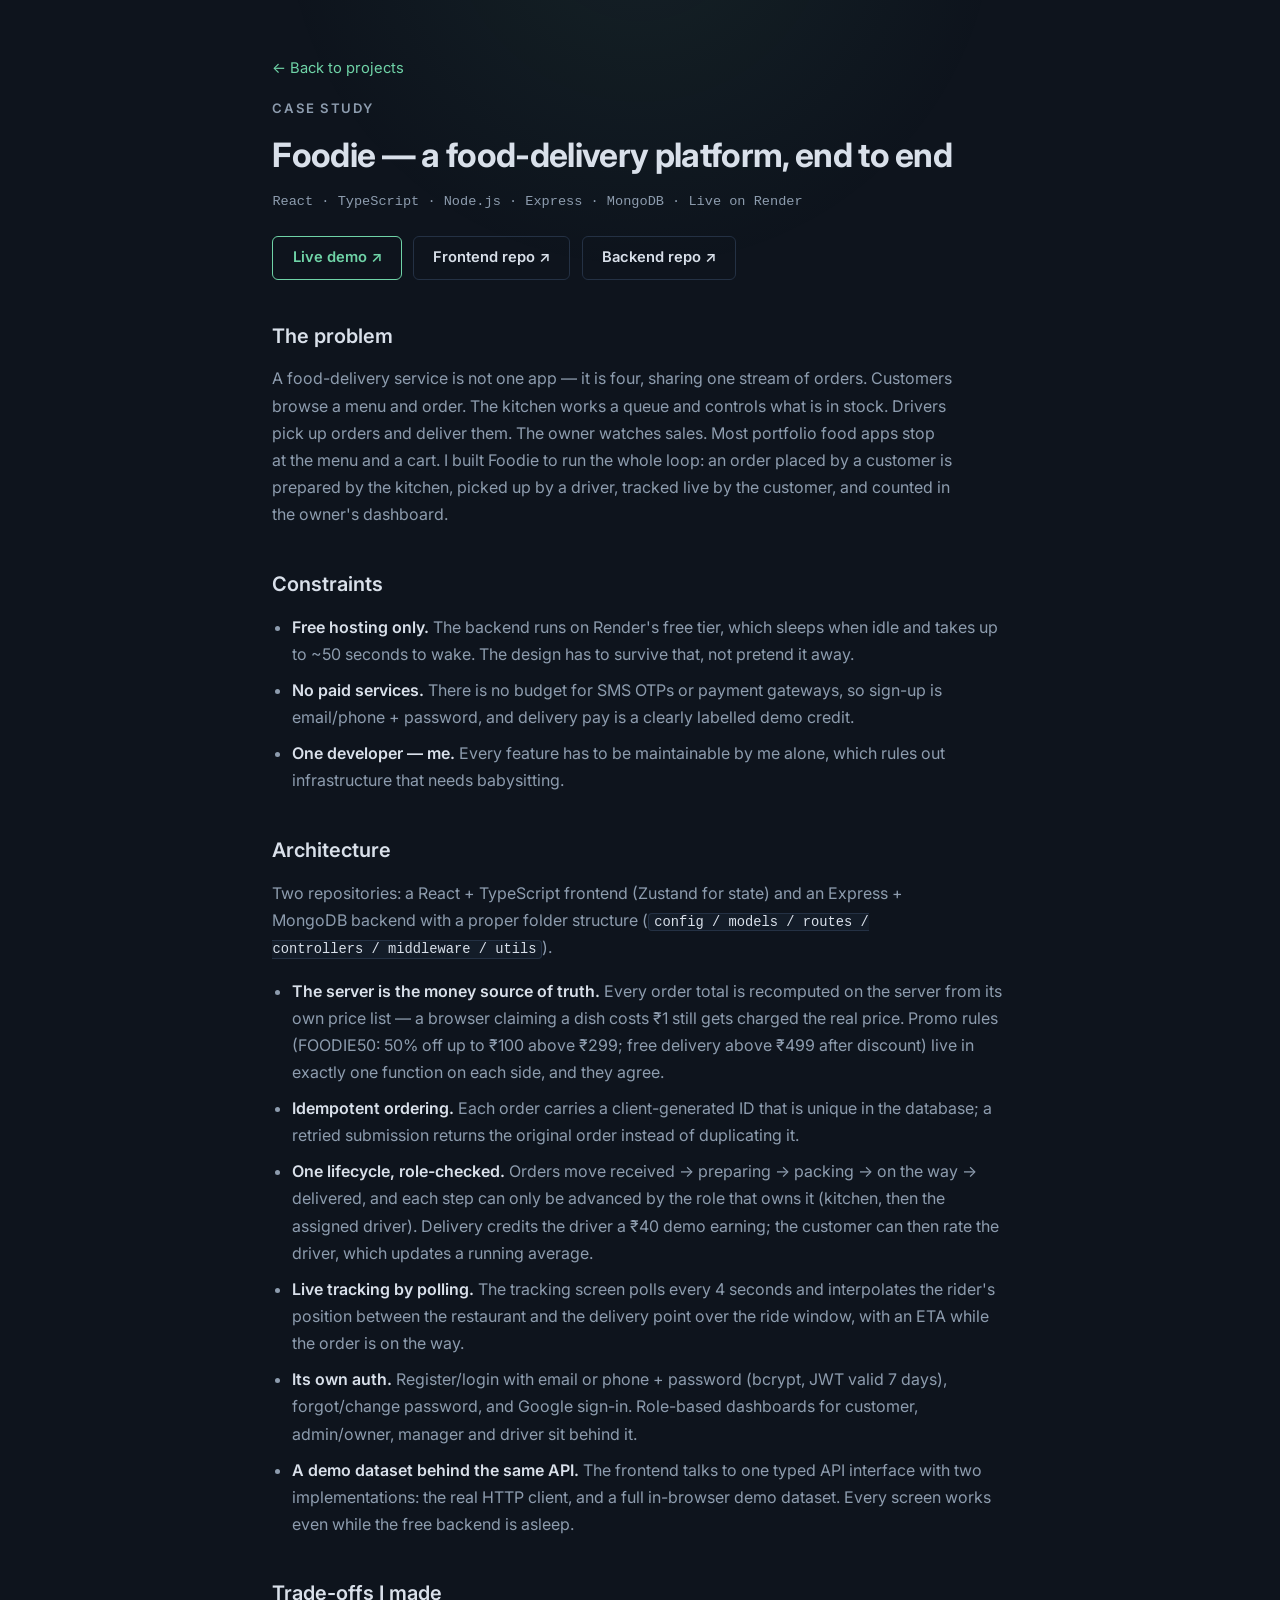
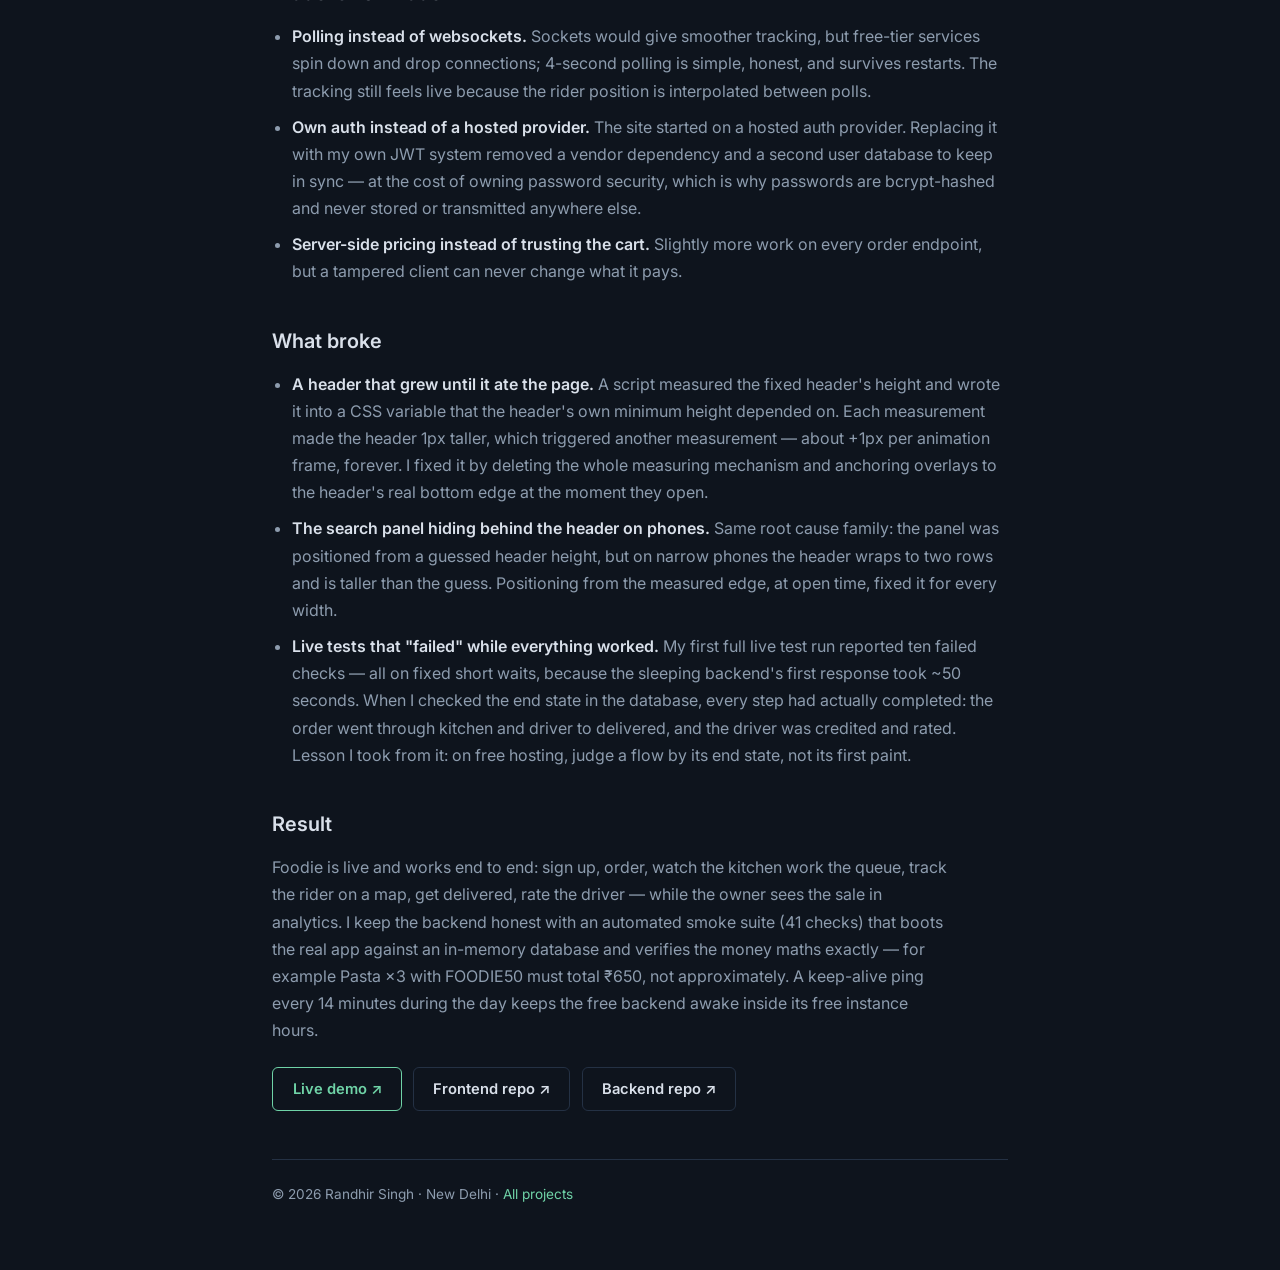
<file: case-study-foodie.html>
<!DOCTYPE html>
<html lang="en">
<head>
<meta charset="UTF-8" />
<meta name="viewport" content="width=device-width, initial-scale=1.0" />
<title>Foodie — Case Study · Randhir Singh</title>
<meta name="description" content="Case study: Foodie, a full-stack food-delivery platform with role-based dashboards, live order tracking and its own auth system." />
<meta name="theme-color" content="#0e141d" />
<meta property="og:type" content="article" />
<meta property="og:title" content="Foodie — Case Study" />
<meta property="og:description" content="A full-stack food-delivery platform: customers, kitchen, drivers and owner analytics on one system." />
<script>document.documentElement.classList.add("js");</script>
<link rel="icon" href="data:image/svg+xml,<svg xmlns='http://www.w3.org/2000/svg' viewBox='0 0 100 100'><text y='.9em' font-size='88'>R</text></svg>" />
<link rel="preconnect" href="https://fonts.googleapis.com" />
<link rel="preconnect" href="https://fonts.gstatic.com" crossorigin />
<link href="https://fonts.googleapis.com/css2?family=Inter:wght@400;500;600;700&display=swap" rel="stylesheet" />
<link rel="stylesheet" href="style.css" />
</head>
<body>

<div class="spotlight" id="spotlight" aria-hidden="true"></div>

<main class="cs">
  <p class="cs-back"><a href="index.html#projects">← Back to projects</a></p>

  <p class="cs-kicker">Case study</p>
  <h1>Foodie — a food-delivery platform, end to end</h1>
  <p class="cs-meta">React · TypeScript · Node.js · Express · MongoDB · Live on Render</p>

  <div class="cs-actions">
    <a class="btn" href="https://foodie-tvna.onrender.com" target="_blank" rel="noopener">Live demo ↗</a>
    <a class="btn btn-ghost" href="https://github.com/randhirsingh77/Food-Delivery" target="_blank" rel="noopener">Frontend repo ↗</a>
    <a class="btn btn-ghost" href="https://github.com/randhirsingh77/foodie-server" target="_blank" rel="noopener">Backend repo ↗</a>
  </div>

  <h2>The problem</h2>
  <p>
    A food-delivery service is not one app — it is four, sharing one stream of orders.
    Customers browse a menu and order. The kitchen works a queue and controls what is
    in stock. Drivers pick up orders and deliver them. The owner watches sales. Most
    portfolio food apps stop at the menu and a cart. I built Foodie to run the whole
    loop: an order placed by a customer is prepared by the kitchen, picked up by a
    driver, tracked live by the customer, and counted in the owner's dashboard.
  </p>

  <h2>Constraints</h2>
  <ul>
    <li><strong>Free hosting only.</strong> The backend runs on Render's free tier, which sleeps when idle and takes up to ~50 seconds to wake. The design has to survive that, not pretend it away.</li>
    <li><strong>No paid services.</strong> There is no budget for SMS OTPs or payment gateways, so sign-up is email/phone + password, and delivery pay is a clearly labelled demo credit.</li>
    <li><strong>One developer — me.</strong> Every feature has to be maintainable by me alone, which rules out infrastructure that needs babysitting.</li>
  </ul>

  <h2>Architecture</h2>
  <p>
    Two repositories: a React + TypeScript frontend (Zustand for state) and an
    Express + MongoDB backend with a proper folder structure
    (<code>config / models / routes / controllers / middleware / utils</code>).
  </p>
  <ul>
    <li><strong>The server is the money source of truth.</strong> Every order total is recomputed on the server from its own price list — a browser claiming a dish costs ₹1 still gets charged the real price. Promo rules (FOODIE50: 50% off up to ₹100 above ₹299; free delivery above ₹499 after discount) live in exactly one function on each side, and they agree.</li>
    <li><strong>Idempotent ordering.</strong> Each order carries a client-generated ID that is unique in the database; a retried submission returns the original order instead of duplicating it.</li>
    <li><strong>One lifecycle, role-checked.</strong> Orders move received → preparing → packing → on the way → delivered, and each step can only be advanced by the role that owns it (kitchen, then the assigned driver). Delivery credits the driver a ₹40 demo earning; the customer can then rate the driver, which updates a running average.</li>
    <li><strong>Live tracking by polling.</strong> The tracking screen polls every 4 seconds and interpolates the rider's position between the restaurant and the delivery point over the ride window, with an ETA while the order is on the way.</li>
    <li><strong>Its own auth.</strong> Register/login with email or phone + password (bcrypt, JWT valid 7 days), forgot/change password, and Google sign-in. Role-based dashboards for customer, admin/owner, manager and driver sit behind it.</li>
    <li><strong>A demo dataset behind the same API.</strong> The frontend talks to one typed API interface with two implementations: the real HTTP client, and a full in-browser demo dataset. Every screen works even while the free backend is asleep.</li>
  </ul>

  <h2>Trade-offs I made</h2>
  <ul>
    <li><strong>Polling instead of websockets.</strong> Sockets would give smoother tracking, but free-tier services spin down and drop connections; 4-second polling is simple, honest, and survives restarts. The tracking still feels live because the rider position is interpolated between polls.</li>
    <li><strong>Own auth instead of a hosted provider.</strong> The site started on a hosted auth provider. Replacing it with my own JWT system removed a vendor dependency and a second user database to keep in sync — at the cost of owning password security, which is why passwords are bcrypt-hashed and never stored or transmitted anywhere else.</li>
    <li><strong>Server-side pricing instead of trusting the cart.</strong> Slightly more work on every order endpoint, but a tampered client can never change what it pays.</li>
  </ul>

  <h2>What broke</h2>
  <ul>
    <li><strong>A header that grew until it ate the page.</strong> A script measured the fixed header's height and wrote it into a CSS variable that the header's own minimum height depended on. Each measurement made the header 1px taller, which triggered another measurement — about +1px per animation frame, forever. I fixed it by deleting the whole measuring mechanism and anchoring overlays to the header's real bottom edge at the moment they open.</li>
    <li><strong>The search panel hiding behind the header on phones.</strong> Same root cause family: the panel was positioned from a guessed header height, but on narrow phones the header wraps to two rows and is taller than the guess. Positioning from the measured edge, at open time, fixed it for every width.</li>
    <li><strong>Live tests that "failed" while everything worked.</strong> My first full live test run reported ten failed checks — all on fixed short waits, because the sleeping backend's first response took ~50 seconds. When I checked the end state in the database, every step had actually completed: the order went through kitchen and driver to delivered, and the driver was credited and rated. Lesson I took from it: on free hosting, judge a flow by its end state, not its first paint.</li>
  </ul>

  <h2>Result</h2>
  <p>
    Foodie is live and works end to end: sign up, order, watch the kitchen work the
    queue, track the rider on a map, get delivered, rate the driver — while the owner
    sees the sale in analytics. I keep the backend honest with an automated smoke
    suite (41 checks) that boots the real app against an in-memory database and
    verifies the money maths exactly — for example Pasta ×3 with FOODIE50 must total
    ₹650, not approximately. A keep-alive ping every 14 minutes during the day keeps
    the free backend awake inside its free instance hours.
  </p>

  <div class="cs-actions">
    <a class="btn" href="https://foodie-tvna.onrender.com" target="_blank" rel="noopener">Live demo ↗</a>
    <a class="btn btn-ghost" href="https://github.com/randhirsingh77/Food-Delivery" target="_blank" rel="noopener">Frontend repo ↗</a>
    <a class="btn btn-ghost" href="https://github.com/randhirsingh77/foodie-server" target="_blank" rel="noopener">Backend repo ↗</a>
  </div>

  <footer class="footer">
    <p>© <span id="year"></span> Randhir Singh · New Delhi ·
      <a href="index.html#projects">All projects</a>
    </p>
  </footer>
</main>

<script src="script.js"></script>
</body>
</html>
</file>
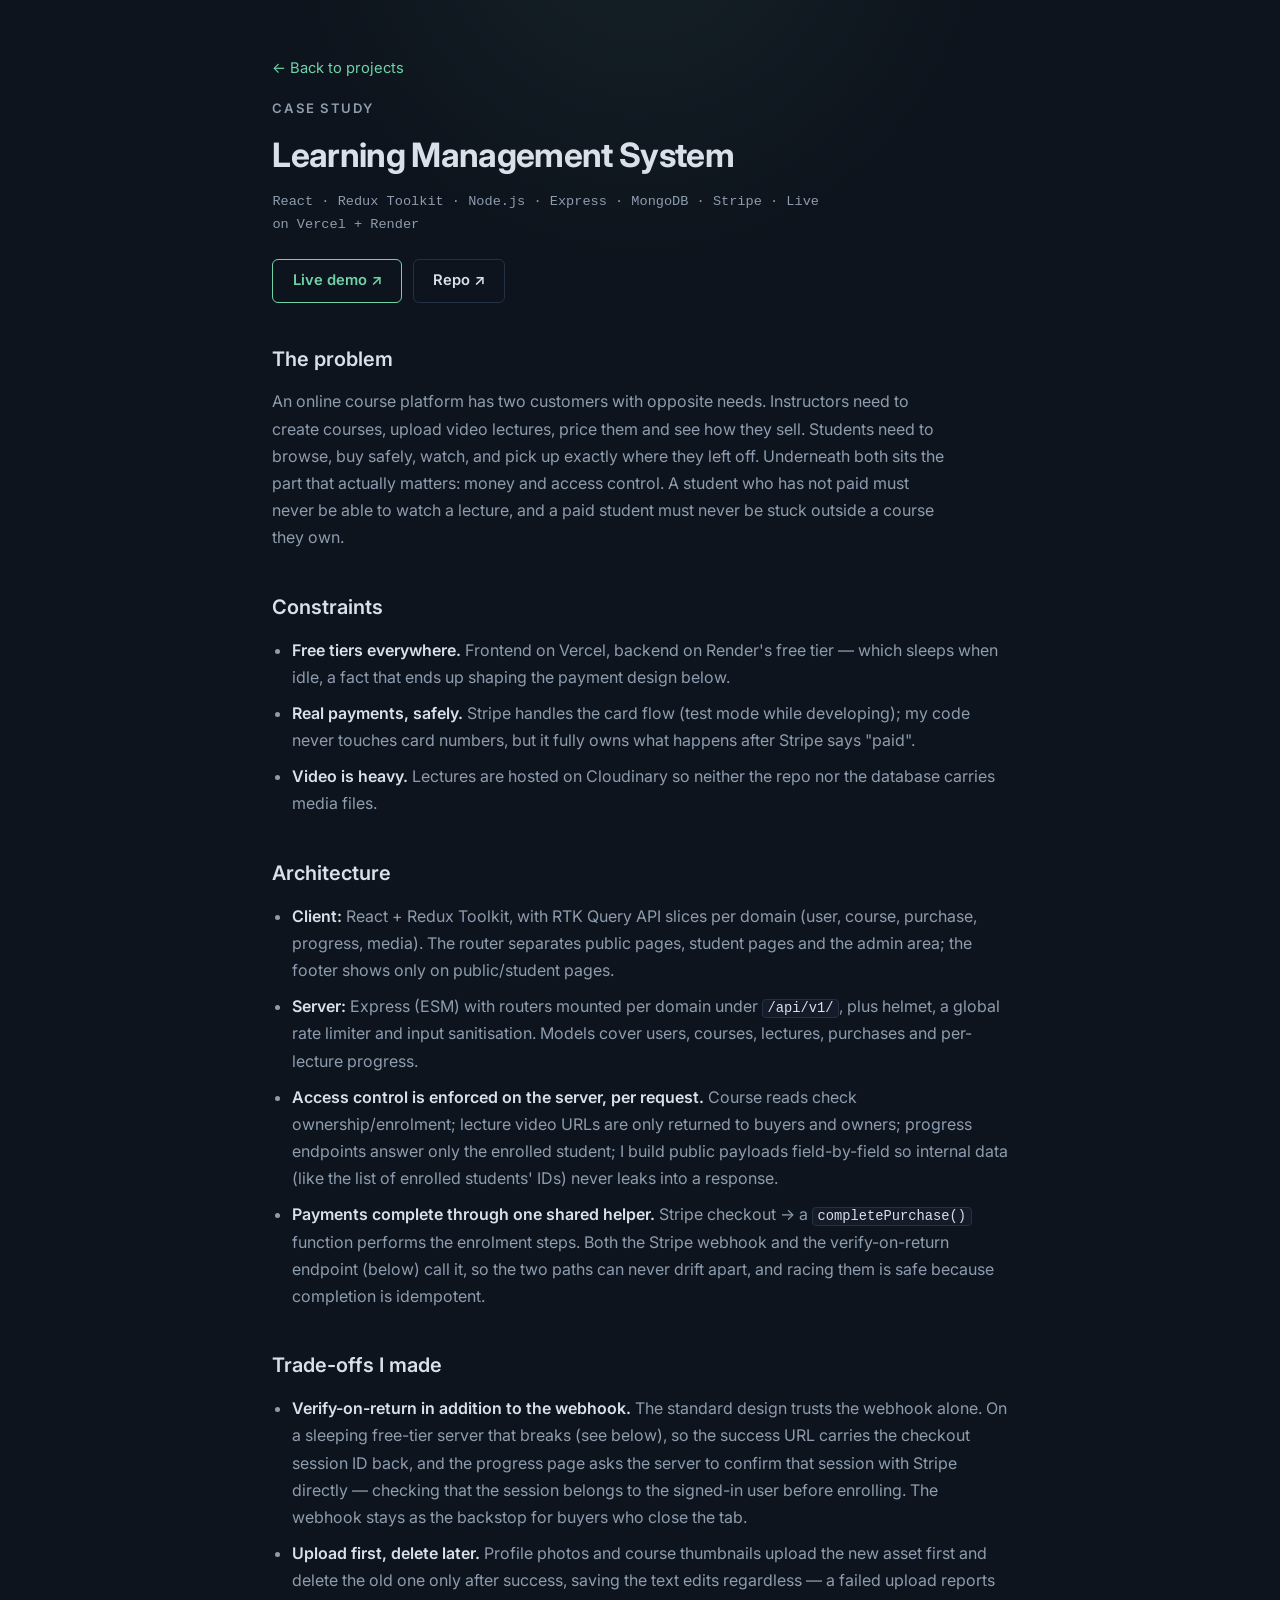
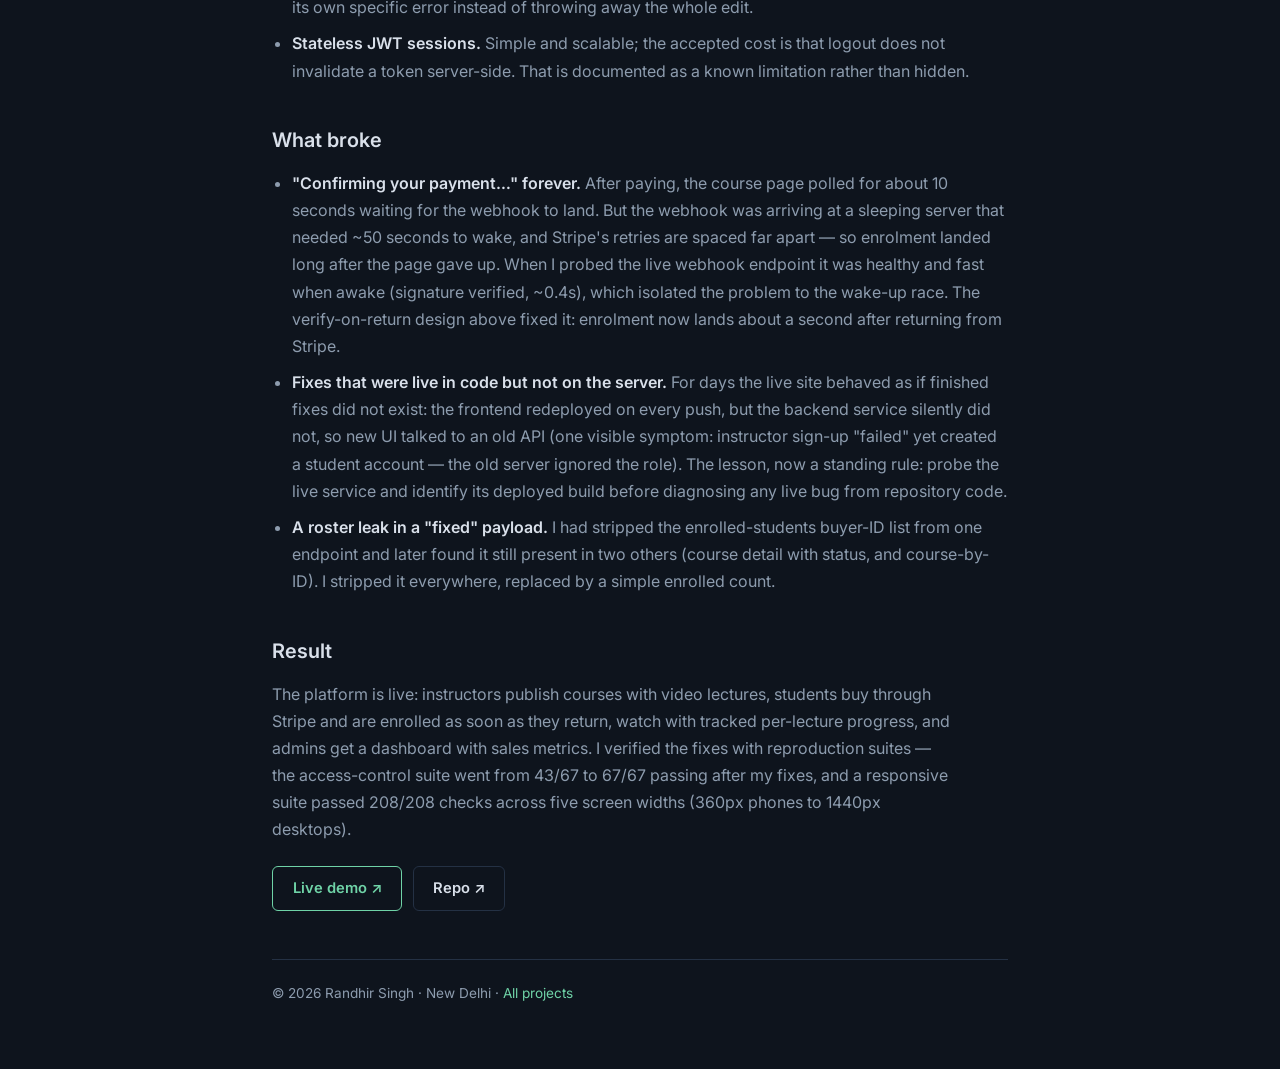
<file: case-study-lms.html>
<!DOCTYPE html>
<html lang="en">
<head>
<meta charset="UTF-8" />
<meta name="viewport" content="width=device-width, initial-scale=1.0" />
<title>Learning Management System — Case Study · Randhir Singh</title>
<meta name="description" content="Case study: a full-stack learning management system with course publishing, Stripe payments, progress tracking and an admin dashboard." />
<meta name="theme-color" content="#0e141d" />
<meta property="og:type" content="article" />
<meta property="og:title" content="Learning Management System — Case Study" />
<meta property="og:description" content="Instructors publish video courses; students buy, watch and track progress. Built with React, Redux Toolkit, Express and MongoDB." />
<script>document.documentElement.classList.add("js");</script>
<link rel="icon" href="data:image/svg+xml,<svg xmlns='http://www.w3.org/2000/svg' viewBox='0 0 100 100'><text y='.9em' font-size='88'>R</text></svg>" />
<link rel="preconnect" href="https://fonts.googleapis.com" />
<link rel="preconnect" href="https://fonts.gstatic.com" crossorigin />
<link href="https://fonts.googleapis.com/css2?family=Inter:wght@400;500;600;700&display=swap" rel="stylesheet" />
<link rel="stylesheet" href="style.css" />
</head>
<body>

<div class="spotlight" id="spotlight" aria-hidden="true"></div>

<main class="cs">
  <p class="cs-back"><a href="index.html#projects">← Back to projects</a></p>

  <p class="cs-kicker">Case study</p>
  <h1>Learning Management System</h1>
  <p class="cs-meta">React · Redux Toolkit · Node.js · Express · MongoDB · Stripe · Live on Vercel + Render</p>

  <div class="cs-actions">
    <a class="btn" href="https://lms-seven-gold.vercel.app/" target="_blank" rel="noopener">Live demo ↗</a>
    <a class="btn btn-ghost" href="https://github.com/randhirsingh77/lms" target="_blank" rel="noopener">Repo ↗</a>
  </div>

  <h2>The problem</h2>
  <p>
    An online course platform has two customers with opposite needs. Instructors need
    to create courses, upload video lectures, price them and see how they sell.
    Students need to browse, buy safely, watch, and pick up exactly where they left
    off. Underneath both sits the part that actually matters: money and access control.
    A student who has not paid must never be able to watch a lecture, and a paid
    student must never be stuck outside a course they own.
  </p>

  <h2>Constraints</h2>
  <ul>
    <li><strong>Free tiers everywhere.</strong> Frontend on Vercel, backend on Render's free tier — which sleeps when idle, a fact that ends up shaping the payment design below.</li>
    <li><strong>Real payments, safely.</strong> Stripe handles the card flow (test mode while developing); my code never touches card numbers, but it fully owns what happens after Stripe says "paid".</li>
    <li><strong>Video is heavy.</strong> Lectures are hosted on Cloudinary so neither the repo nor the database carries media files.</li>
  </ul>

  <h2>Architecture</h2>
  <ul>
    <li><strong>Client:</strong> React + Redux Toolkit, with RTK Query API slices per domain (user, course, purchase, progress, media). The router separates public pages, student pages and the admin area; the footer shows only on public/student pages.</li>
    <li><strong>Server:</strong> Express (ESM) with routers mounted per domain under <code>/api/v1/</code>, plus helmet, a global rate limiter and input sanitisation. Models cover users, courses, lectures, purchases and per-lecture progress.</li>
    <li><strong>Access control is enforced on the server, per request.</strong> Course reads check ownership/enrolment; lecture video URLs are only returned to buyers and owners; progress endpoints answer only the enrolled student; I build public payloads field-by-field so internal data (like the list of enrolled students' IDs) never leaks into a response.</li>
    <li><strong>Payments complete through one shared helper.</strong> Stripe checkout → a <code>completePurchase()</code> function performs the enrolment steps. Both the Stripe webhook and the verify-on-return endpoint (below) call it, so the two paths can never drift apart, and racing them is safe because completion is idempotent.</li>
  </ul>

  <h2>Trade-offs I made</h2>
  <ul>
    <li><strong>Verify-on-return in addition to the webhook.</strong> The standard design trusts the webhook alone. On a sleeping free-tier server that breaks (see below), so the success URL carries the checkout session ID back, and the progress page asks the server to confirm that session with Stripe directly — checking that the session belongs to the signed-in user before enrolling. The webhook stays as the backstop for buyers who close the tab.</li>
    <li><strong>Upload first, delete later.</strong> Profile photos and course thumbnails upload the new asset first and delete the old one only after success, saving the text edits regardless — a failed upload reports its own specific error instead of throwing away the whole edit.</li>
    <li><strong>Stateless JWT sessions.</strong> Simple and scalable; the accepted cost is that logout does not invalidate a token server-side. That is documented as a known limitation rather than hidden.</li>
  </ul>

  <h2>What broke</h2>
  <ul>
    <li><strong>"Confirming your payment…" forever.</strong> After paying, the course page polled for about 10 seconds waiting for the webhook to land. But the webhook was arriving at a sleeping server that needed ~50 seconds to wake, and Stripe's retries are spaced far apart — so enrolment landed long after the page gave up. When I probed the live webhook endpoint it was healthy and fast when awake (signature verified, ~0.4s), which isolated the problem to the wake-up race. The verify-on-return design above fixed it: enrolment now lands about a second after returning from Stripe.</li>
    <li><strong>Fixes that were live in code but not on the server.</strong> For days the live site behaved as if finished fixes did not exist: the frontend redeployed on every push, but the backend service silently did not, so new UI talked to an old API (one visible symptom: instructor sign-up "failed" yet created a student account — the old server ignored the role). The lesson, now a standing rule: probe the live service and identify its deployed build before diagnosing any live bug from repository code.</li>
    <li><strong>A roster leak in a "fixed" payload.</strong> I had stripped the enrolled-students buyer-ID list from one endpoint and later found it still present in two others (course detail with status, and course-by-ID). I stripped it everywhere, replaced by a simple enrolled count.</li>
  </ul>

  <h2>Result</h2>
  <p>
    The platform is live: instructors publish courses with video lectures, students
    buy through Stripe and are enrolled as soon as they return, watch with tracked
    per-lecture progress, and admins get a dashboard with sales metrics. I verified
    the fixes with reproduction suites — the access-control suite went from 43/67
    to 67/67 passing after my fixes, and a responsive suite passed 208/208 checks
    across five screen widths (360px phones to 1440px desktops).
  </p>

  <div class="cs-actions">
    <a class="btn" href="https://lms-seven-gold.vercel.app/" target="_blank" rel="noopener">Live demo ↗</a>
    <a class="btn btn-ghost" href="https://github.com/randhirsingh77/lms" target="_blank" rel="noopener">Repo ↗</a>
  </div>

  <footer class="footer">
    <p>© <span id="year"></span> Randhir Singh · New Delhi ·
      <a href="index.html#projects">All projects</a>
    </p>
  </footer>
</main>

<script src="script.js"></script>
</body>
</html>
</file>
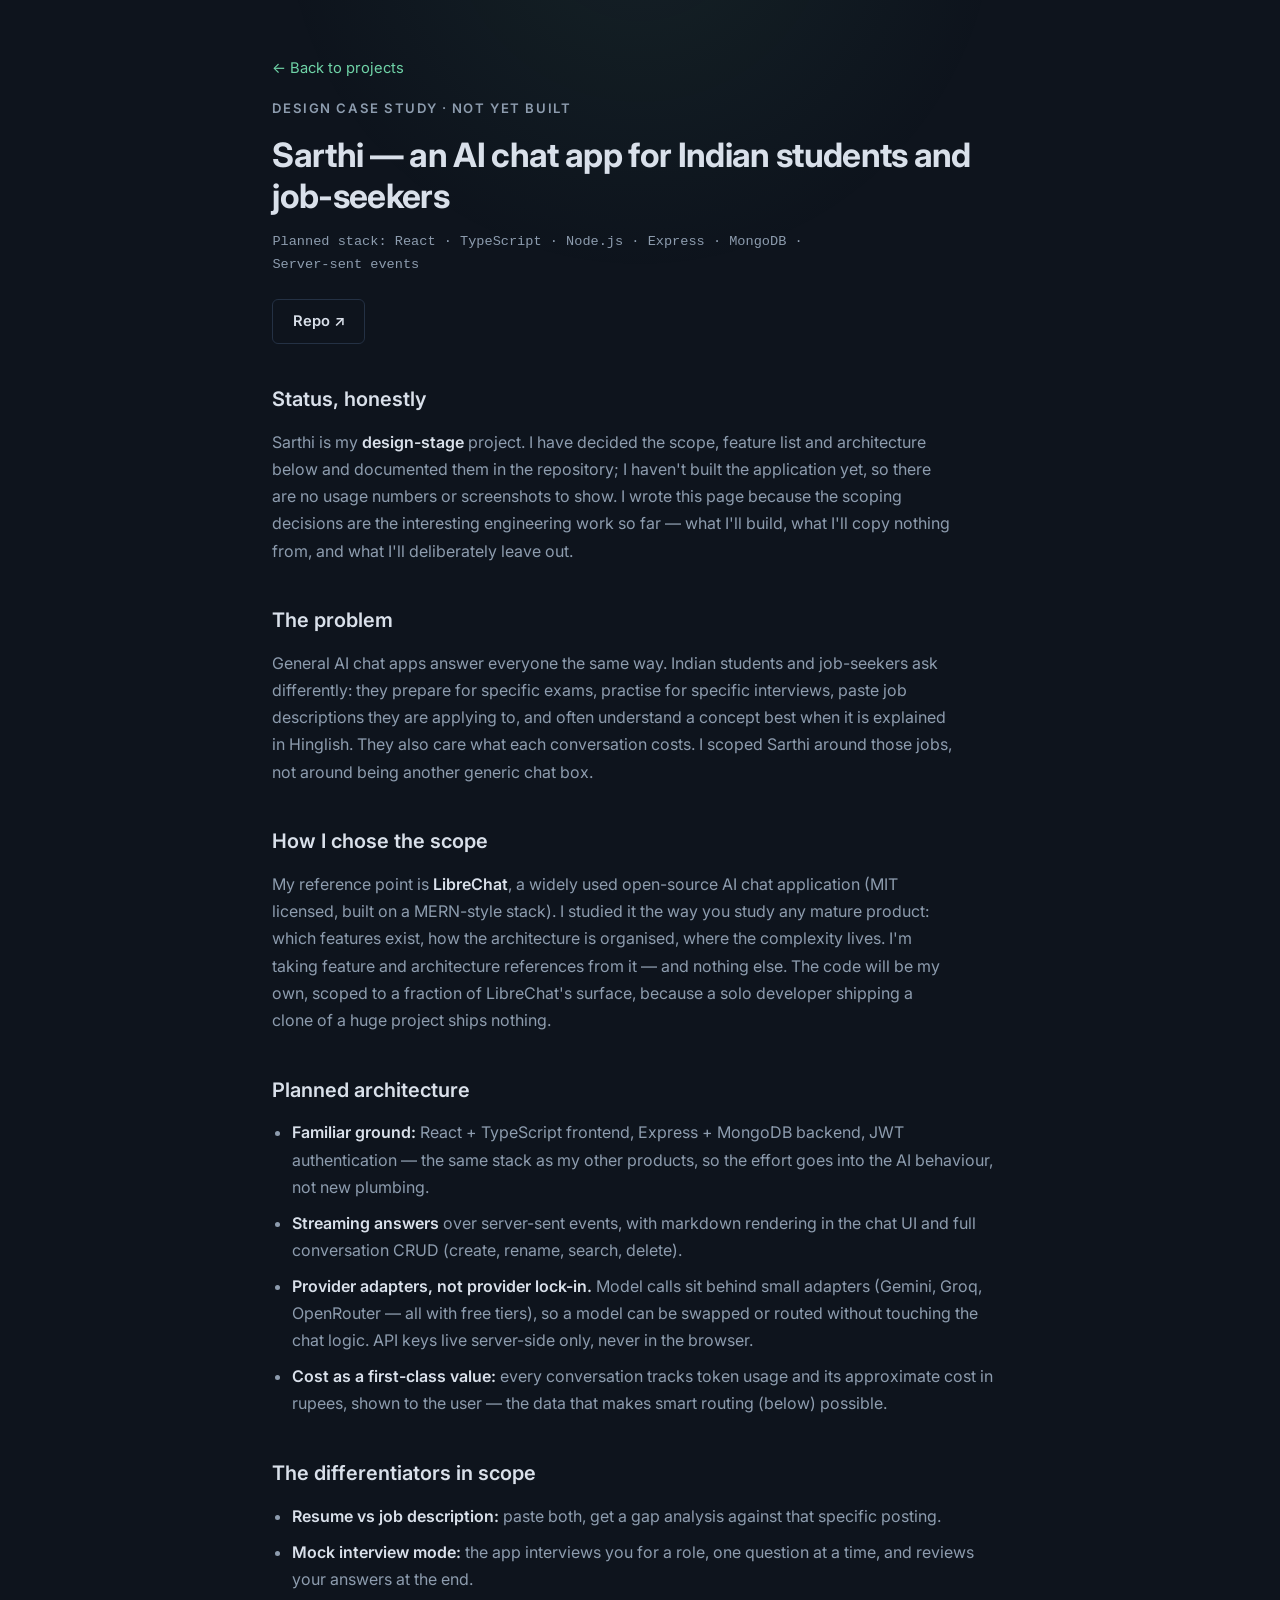
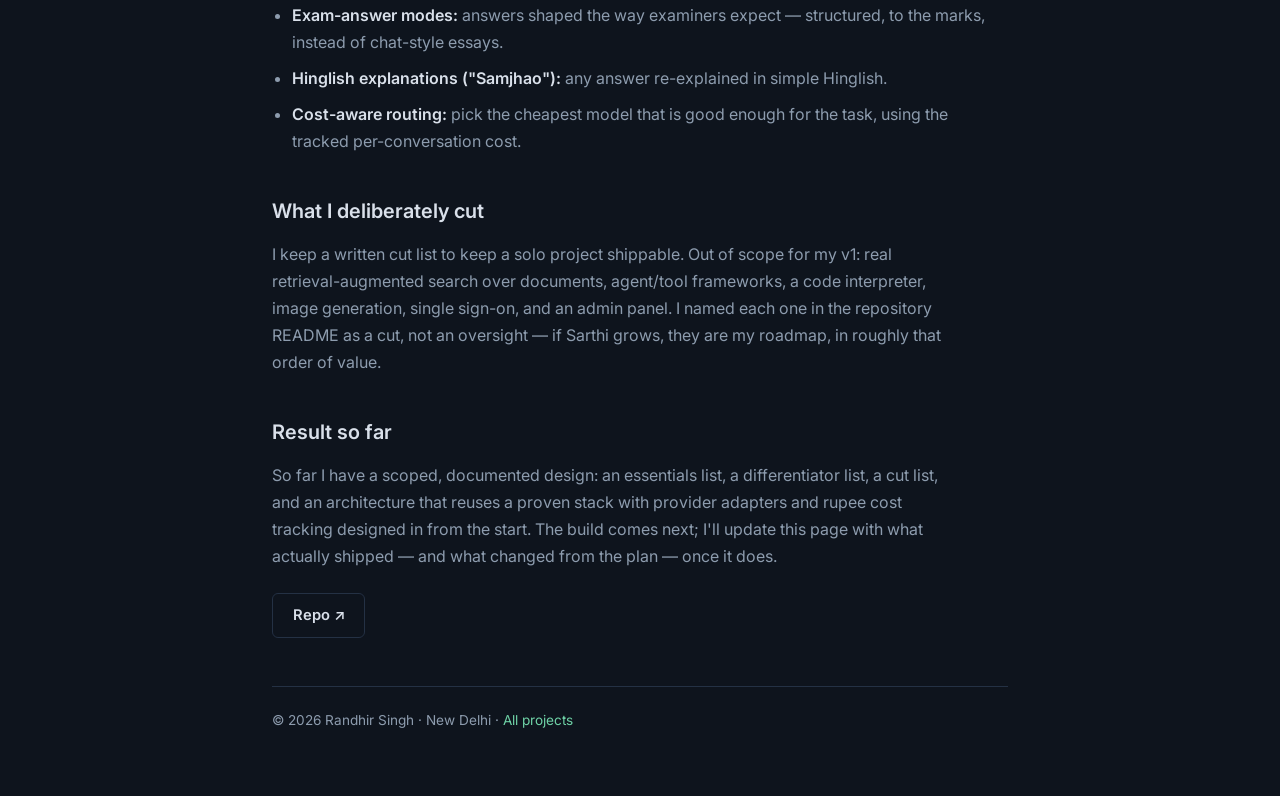
<file: case-study-sarthi.html>
<!DOCTYPE html>
<html lang="en">
<head>
<meta charset="UTF-8" />
<meta name="viewport" content="width=device-width, initial-scale=1.0" />
<title>Sarthi — Design Case Study · Randhir Singh</title>
<meta name="description" content="Design case study: Sarthi, a scoped AI chat app for Indian students and job-seekers — scope, architecture decisions and what was deliberately cut." />
<meta name="theme-color" content="#0e141d" />
<meta property="og:type" content="article" />
<meta property="og:title" content="Sarthi — Design Case Study" />
<meta property="og:description" content="A scoped, original AI chat app for Indian students and job-seekers. Currently at design stage — scope and architecture decisions documented here." />
<script>document.documentElement.classList.add("js");</script>
<link rel="icon" href="data:image/svg+xml,<svg xmlns='http://www.w3.org/2000/svg' viewBox='0 0 100 100'><text y='.9em' font-size='88'>R</text></svg>" />
<link rel="preconnect" href="https://fonts.googleapis.com" />
<link rel="preconnect" href="https://fonts.gstatic.com" crossorigin />
<link href="https://fonts.googleapis.com/css2?family=Inter:wght@400;500;600;700&display=swap" rel="stylesheet" />
<link rel="stylesheet" href="style.css" />
</head>
<body>

<div class="spotlight" id="spotlight" aria-hidden="true"></div>

<main class="cs">
  <p class="cs-back"><a href="index.html#projects">← Back to projects</a></p>

  <p class="cs-kicker">Design case study · not yet built</p>
  <h1>Sarthi — an AI chat app for Indian students and job-seekers</h1>
  <p class="cs-meta">Planned stack: React · TypeScript · Node.js · Express · MongoDB · Server-sent events</p>

  <div class="cs-actions">
    <a class="btn btn-ghost" href="https://github.com/randhirsingh77/sarthi" target="_blank" rel="noopener">Repo ↗</a>
  </div>

  <h2>Status, honestly</h2>
  <p>
    Sarthi is my <strong>design-stage</strong> project. I have decided the scope,
    feature list and architecture below and documented them in the repository; I
    haven't built the application yet, so there are no usage numbers or screenshots
    to show. I wrote this page because the scoping decisions are the interesting
    engineering work so far — what I'll build, what I'll copy nothing from, and
    what I'll deliberately leave out.
  </p>

  <h2>The problem</h2>
  <p>
    General AI chat apps answer everyone the same way. Indian students and
    job-seekers ask differently: they prepare for specific exams, practise for
    specific interviews, paste job descriptions they are applying to, and often
    understand a concept best when it is explained in Hinglish. They also care what
    each conversation costs. I scoped Sarthi around those jobs, not around being
    another generic chat box.
  </p>

  <h2>How I chose the scope</h2>
  <p>
    My reference point is <strong>LibreChat</strong>, a widely used open-source AI
    chat application (MIT licensed, built on a MERN-style stack). I studied it the
    way you study any mature product: which features exist, how the architecture is
    organised, where the complexity lives. I'm taking feature and architecture
    references from it — and nothing else. The code will be my own, scoped to a
    fraction of LibreChat's surface, because a solo developer shipping a clone of a
    huge project ships nothing.
  </p>

  <h2>Planned architecture</h2>
  <ul>
    <li><strong>Familiar ground:</strong> React + TypeScript frontend, Express + MongoDB backend, JWT authentication — the same stack as my other products, so the effort goes into the AI behaviour, not new plumbing.</li>
    <li><strong>Streaming answers</strong> over server-sent events, with markdown rendering in the chat UI and full conversation CRUD (create, rename, search, delete).</li>
    <li><strong>Provider adapters, not provider lock-in.</strong> Model calls sit behind small adapters (Gemini, Groq, OpenRouter — all with free tiers), so a model can be swapped or routed without touching the chat logic. API keys live server-side only, never in the browser.</li>
    <li><strong>Cost as a first-class value:</strong> every conversation tracks token usage and its approximate cost in rupees, shown to the user — the data that makes smart routing (below) possible.</li>
  </ul>

  <h2>The differentiators in scope</h2>
  <ul>
    <li><strong>Resume vs job description:</strong> paste both, get a gap analysis against that specific posting.</li>
    <li><strong>Mock interview mode:</strong> the app interviews you for a role, one question at a time, and reviews your answers at the end.</li>
    <li><strong>Exam-answer modes:</strong> answers shaped the way examiners expect — structured, to the marks, instead of chat-style essays.</li>
    <li><strong>Hinglish explanations ("Samjhao"):</strong> any answer re-explained in simple Hinglish.</li>
    <li><strong>Cost-aware routing:</strong> pick the cheapest model that is good enough for the task, using the tracked per-conversation cost.</li>
  </ul>

  <h2>What I deliberately cut</h2>
  <p>
    I keep a written cut list to keep a solo project shippable. Out of scope for my
    v1: real retrieval-augmented search over documents, agent/tool frameworks, a
    code interpreter, image generation, single sign-on, and an admin panel. I named
    each one in the repository README as a cut, not an oversight — if Sarthi grows,
    they are my roadmap, in roughly that order of value.
  </p>

  <h2>Result so far</h2>
  <p>
    So far I have a scoped, documented design: an essentials list, a differentiator
    list, a cut list, and an architecture that reuses a proven stack with provider
    adapters and rupee cost tracking designed in from the start. The build comes
    next; I'll update this page with what actually shipped — and what changed from
    the plan — once it does.
  </p>

  <div class="cs-actions">
    <a class="btn btn-ghost" href="https://github.com/randhirsingh77/sarthi" target="_blank" rel="noopener">Repo ↗</a>
  </div>

  <footer class="footer">
    <p>© <span id="year"></span> Randhir Singh · New Delhi ·
      <a href="index.html#projects">All projects</a>
    </p>
  </footer>
</main>

<script src="script.js"></script>
</body>
</html>
</file>
<file: style.css>
:root {
  --bg: #0e141d;
  --bg-soft: #131c28;
  --border: #243144;
  --text: #d9e0ea;
  --muted: #8d9cae;
  --accent: #6fd3a7;
  --header-offset: 24px;
}

* { margin: 0; padding: 0; box-sizing: border-box; }

html { scroll-behavior: smooth; }

body {
  background: var(--bg);
  color: var(--text);
  font-family: "Inter", system-ui, -apple-system, "Segoe UI", sans-serif;
  line-height: 1.7;
  font-size: 16px;
  -webkit-font-smoothing: antialiased;
}

a { color: var(--accent); text-decoration: none; }
a:hover { text-decoration: underline; }

::selection { background: rgba(111, 211, 167, .28); }

/* ---------- Layout ---------- */
.layout {
  max-width: 1180px;
  margin: 0 auto;
  padding: 0 3rem;
  display: grid;
  grid-template-columns: 5fr 6fr;
  gap: 4rem;
}

/* ---------- Sidebar ---------- */
.sidebar {
  position: sticky;
  top: 0;
  height: 100vh;
  padding: 5.5rem 0 3rem;
  display: flex;
  flex-direction: column;
  justify-content: space-between;
}

.hello { color: var(--accent); font-size: .95rem; font-weight: 500; margin-bottom: .8rem; }

.sidebar h1 {
  font-size: 2.9rem;
  font-weight: 700;
  letter-spacing: -0.02em;
  line-height: 1.1;
}

.sidebar h2 {
  font-size: 1.15rem;
  font-weight: 600;
  color: var(--text);
  margin-top: .9rem;
}

.intro { color: var(--muted); margin-top: 1.1rem; max-width: 42ch; }
.intro strong { color: var(--text); }

.location { color: var(--muted); font-size: .9rem; margin-top: 1rem; }

/* Side nav */
.side-nav { margin-top: 3.2rem; display: flex; flex-direction: column; gap: .55rem; }
.side-link {
  display: flex; align-items: center; gap: .8rem;
  color: var(--muted); font-size: .82rem; font-weight: 600;
  letter-spacing: .12em; text-transform: uppercase;
  padding: .3rem 0;
}
.side-link .line {
  display: block; width: 32px; height: 1px; background: var(--muted);
  transition: width .25s ease, background .25s ease;
}
.side-link:hover, .side-link.active { color: var(--text); text-decoration: none; }
.side-link:hover .line, .side-link.active .line { width: 56px; background: var(--text); }

/* Sidebar bottom */
.sidebar-bottom { display: flex; align-items: center; gap: 1.2rem; }
.sidebar-bottom a { color: var(--muted); display: inline-flex; }
.sidebar-bottom a:hover { color: var(--accent); text-decoration: none; }
.resume-link { font-size: .9rem; font-weight: 500; }
.naukri-link { opacity: .85; transition: opacity .2s ease; }
.naukri-link:hover { opacity: 1; }

/* ---------- Content ---------- */
.content { padding: 5.5rem 0 3rem; }

.section { margin-bottom: 5.5rem; scroll-margin-top: var(--header-offset); }
.section:last-of-type { margin-bottom: 3.5rem; }

.section-label {
  font-size: .85rem; font-weight: 700; letter-spacing: .14em;
  text-transform: uppercase; color: var(--text);
  margin-bottom: 1.4rem;
}

.section p { color: var(--muted); margin-bottom: 1rem; max-width: 62ch; }
.section p strong { color: var(--text); font-weight: 600; }

/* Tech list (About) */
.tech-list {
  list-style: none;
  display: grid; grid-template-columns: 1fr 1fr;
  gap: .3rem 1.5rem;
  max-width: 480px; margin-top: .4rem;
}
.tech-list li { color: var(--muted); font-size: .93rem; padding-left: 1.1rem; position: relative; }
.tech-list li::before {
  content: "▸"; position: absolute; left: 0; color: var(--accent); font-size: .8rem; top: .12em;
}

/* Entries (experience + projects) */
.entry {
  display: grid; grid-template-columns: 128px 1fr; gap: 1.2rem;
  padding: 1.1rem 1.2rem; margin: 0 -1.2rem 1rem;
  border-radius: 8px;
  transition: background .2s ease;
}
.entry:hover { background: rgba(255, 255, 255, .03); }

.entry-when {
  color: var(--muted) !important; font-size: .78rem !important; font-weight: 600;
  letter-spacing: .06em; text-transform: uppercase; padding-top: .3rem; margin: 0 !important;
}

.entry-body h4 { font-size: 1.02rem; font-weight: 600; margin-bottom: .35rem; }
.entry-body h4 a { color: var(--text); }
.entry-body h4 a:hover { color: var(--accent); text-decoration: none; }
.entry-body h4 .arrow { font-size: .85em; display: inline-block; transition: transform .2s ease; }
.entry-body h4 a:hover .arrow { transform: translate(2px, -2px); }
.entry-body p { font-size: .95rem; margin-bottom: .4rem; }

.entry-tech {
  color: var(--muted) !important; font-size: .8rem !important;
  font-family: ui-monospace, "SF Mono", Menlo, Consolas, monospace;
  margin-bottom: 0 !important;
}

/* ---------- Contact ---------- */
.contact-heading { font-size: 1.6rem; font-weight: 700; margin-bottom: .8rem; }
.direct-mail { font-size: .97rem; }

.contact-form { margin-top: 1.8rem; max-width: 520px; display: flex; flex-direction: column; gap: 1rem; }
.contact-form label { display: flex; flex-direction: column; gap: .35rem; font-size: .9rem; font-weight: 500; color: var(--text); }
.contact-form input[type="text"],
.contact-form input[type="email"],
.contact-form textarea {
  background: var(--bg-soft);
  border: 1px solid var(--border);
  border-radius: 6px;
  color: var(--text);
  font: inherit; font-size: .95rem;
  padding: .65rem .8rem;
  width: 100%;
}
.contact-form textarea { resize: vertical; }
.contact-form input:focus, .contact-form textarea:focus {
  outline: none; border-color: var(--accent);
}
.contact-form input::placeholder, .contact-form textarea::placeholder { color: #5c6b7d; }

.honey { display: none !important; }

.contact-form button {
  align-self: flex-start;
  background: transparent;
  color: var(--accent);
  border: 1px solid var(--accent);
  border-radius: 6px;
  font: inherit; font-size: .95rem; font-weight: 600;
  padding: .65rem 1.5rem;
  cursor: pointer;
  transition: background .2s ease;
}
.contact-form button:hover { background: rgba(111, 211, 167, .1); }
.contact-form button:disabled { opacity: .55; cursor: wait; }

.form-status { font-size: .92rem; margin: 0 !important; min-height: 1.4em; }
.form-status.ok { color: var(--accent) !important; }
.form-status.err { color: #e08a8a !important; }

/* ---------- Case-study pages ---------- */
.cs {
  position: relative; z-index: 1;
  max-width: 780px; margin: 0 auto;
  padding: 3.5rem 1.4rem 3rem;
}
.cs-back { margin-bottom: 2.2rem; font-size: .92rem; }
.cs-kicker {
  color: var(--accent); font-size: .82rem; font-weight: 600;
  letter-spacing: .12em; text-transform: uppercase; margin-bottom: .7rem;
}
.cs h1 { font-size: 2.1rem; font-weight: 700; letter-spacing: -0.02em; line-height: 1.2; }
.cs-meta {
  color: var(--muted); font-size: .85rem;
  font-family: ui-monospace, "SF Mono", Menlo, Consolas, monospace;
  margin: .9rem 0 1.6rem;
}
.cs h2 { font-size: 1.25rem; font-weight: 600; margin: 2.4rem 0 .8rem; }
.cs p { color: var(--muted); margin-bottom: 1rem; max-width: 68ch; }
.cs p strong, .cs li strong { color: var(--text); font-weight: 600; }
.cs ul { margin: 0 0 1rem 1.2rem; color: var(--muted); }
.cs li { margin-bottom: .55rem; }
.cs code {
  font-family: ui-monospace, "SF Mono", Menlo, Consolas, monospace;
  font-size: .86em; color: var(--text);
  background: var(--bg-soft); border: 1px solid var(--border);
  border-radius: 4px; padding: .05em .35em;
}
.cs .footer { margin-top: 3rem; }

.cs-actions { display: flex; flex-wrap: wrap; gap: .7rem; margin: 1.4rem 0 .4rem; }
.btn {
  display: inline-block;
  color: var(--accent); border: 1px solid var(--accent); border-radius: 6px;
  font-size: .92rem; font-weight: 600; padding: .55rem 1.2rem;
  transition: background .2s ease;
}
.btn:hover { background: rgba(111, 211, 167, .1); text-decoration: none; }
.btn-ghost { color: var(--text); border-color: var(--border); }
.btn-ghost:hover { border-color: var(--accent); color: var(--accent); background: transparent; }

/* Case-study link inside project entries */
.cs-link { font-size: .9rem; font-weight: 500; }

/* Demo buttons inside project entries */
.demo-actions { margin: .7rem 0 .3rem !important; }
.demo-note { font-size: .82rem !important; color: var(--muted); margin-bottom: .5rem !important; }

/* ---------- Recent activity ---------- */
.activity-list { list-style: none; margin-top: .4rem; }
.activity-item {
  padding: .8rem 0; border-bottom: 1px solid var(--border);
  font-size: .95rem; color: var(--muted);
}
.activity-item:last-child { border-bottom: none; }
.activity-item a { color: var(--text); font-weight: 500; }
.activity-item a:hover { color: var(--accent); }
.activity-when { display: block; font-size: .8rem; color: var(--muted); margin-top: .15rem; }

/* ---------- Footer ---------- */
.footer { border-top: 1px solid var(--border); padding-top: 1.4rem; }
.footer p { color: var(--muted); font-size: .85rem; }

/* ---------- Mobile ---------- */
@media (max-width: 900px) {
  .layout { grid-template-columns: 1fr; gap: 0; padding: 0 1.4rem; }

  .sidebar {
    position: static; height: auto;
    padding: 3.2rem 0 0;
  }
  .sidebar h1 { font-size: 2.3rem; }
  .intro { max-width: 60ch; }

  .side-nav { flex-direction: row; flex-wrap: wrap; gap: 1.1rem; margin-top: 1.8rem; }
  .side-link .line { display: none; }

  .sidebar-bottom { margin-top: 1.6rem; }

  .content { padding: 3rem 0 2.5rem; }
  .section { margin-bottom: 3.8rem; }

  .section-label {
    position: sticky; top: 0;
    background: rgba(14, 20, 29, .9);
    backdrop-filter: blur(8px);
    padding: .7rem 0;
    z-index: 5;
  }

  .entry { grid-template-columns: 1fr; gap: .2rem; padding: .9rem .8rem; margin: 0 -.8rem .8rem; }
  .entry:hover { background: transparent; }
}

/* ---------- Subtle motion (reference-site style) ---------- */
.spotlight {
  position: fixed; inset: 0; z-index: 0; pointer-events: none;
  background: radial-gradient(560px circle at var(--mx, 50%) var(--my, -10%),
    rgba(111, 211, 167, .07), transparent 65%);
}
.layout { position: relative; z-index: 1; }

.js .reveal {
  opacity: 0; transform: translateY(14px);
  transition: opacity .55s ease, transform .55s ease;
}
.js .reveal.in { opacity: 1; transform: none; }

/* Animated underline for inline content links */
.section p a, .footer p a {
  text-decoration: none;
  background-image: linear-gradient(currentColor, currentColor);
  background-repeat: no-repeat;
  background-size: 0% 1px;
  background-position: 0 100%;
  padding-bottom: 1px;
  transition: background-size .3s ease;
}
.section p a:hover, .footer p a:hover { background-size: 100% 1px; text-decoration: none; }

@media (prefers-reduced-motion: reduce) {
  .js .reveal { opacity: 1; transform: none; transition: none; }
  .spotlight { display: none; }
  html { scroll-behavior: auto; }
}
</file>
